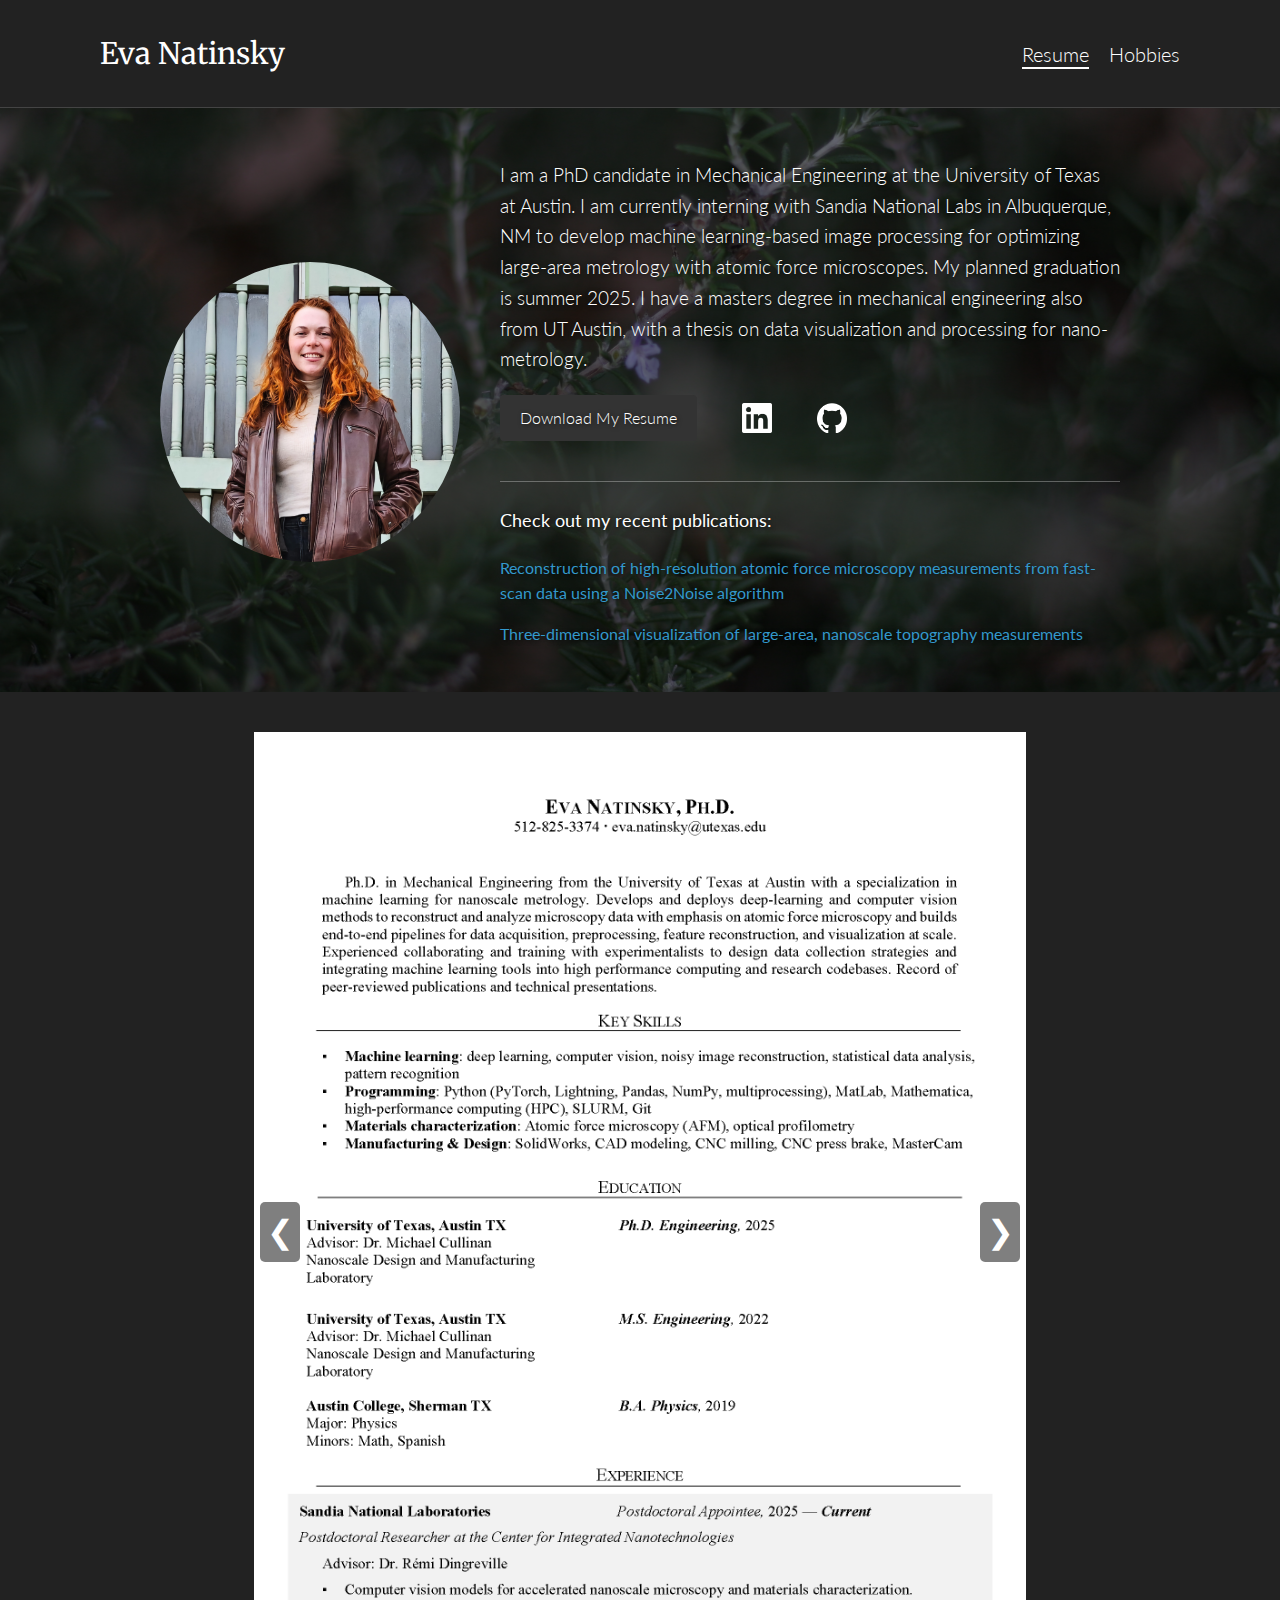
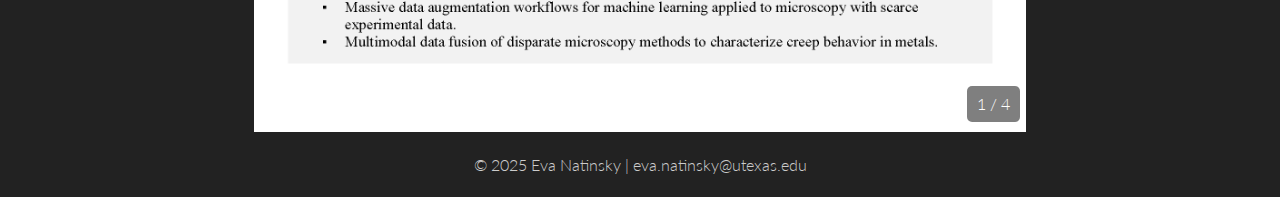
<file: index.html>
<!DOCTYPE html>
<html lang="en">
<head>
  <meta charset="UTF-8" />
  <meta name="viewport" content="width=device-width, initial-scale=1.0" />
  <title>Eva Natinsky - Portfolio</title>
  <link rel="icon" type="image/x-icon" href="favicon.ico">
  <!-- Using Merriweather for header and navigation -->
  <link href="https://fonts.googleapis.com/css?family=Merriweather:400,700" rel="stylesheet" />
  <!-- Lato Light for body text -->
  <link href="https://fonts.googleapis.com/css?family=Lato:300" rel="stylesheet" />
  <link rel="stylesheet" href="css/styles.css">
</head>
<body>
  <!-- Header -->
  <header>
	<div class="container">
	  <div class= "nav-container">
        <div class="logo">Eva Natinsky</div>
<!--		<div class="menu-toggle">&#9776;</div>-->
		  <nav>
			<ul>
			  <li><a href="index.html" class="active">Resume</a></li>
			  <li><a href="hobbies.html">Hobbies</a></li>
			</ul>
		  </nav>
	  </div>
	</div>
  </header>
  
  <!-- Hero Section with Combined Content -->
  <section class="hero">
    <div class="hero-overlay"></div>
    <div class="container hero-content">
      <div class="profile-photo">
        <img src="images/profile.jpg" alt="Profile Photo">
      </div>
      <div class="intro-text">
<!--        <h1>Welcome to My Portfolio</h1>-->
        <p>
          I am a PhD candidate in Mechanical Engineering at the University of Texas at Austin. I am currently interning with Sandia National Labs in Albuquerque, NM to develop machine learning-based image processing for optimizing large-area metrology with atomic force microscopes. My planned graduation is summer 2025. I have a masters degree in mechanical engineering also from UT Austin, with a thesis on data visualization and processing for nano-metrology.
        </p>
		
		<div class="button-container">
			<!-- Resume Button -->	
			<a href="assets/Natinsky_Resume.pdf" class="resume-link" target="_blank">Download My Resume</a>

			<!-- LinkedIn Button -->
			<a href="https://www.linkedin.com/in/eva-natinsky-22874513b/" class="linkedin-button" target="_blank">
				<img src="images/linkedin-icon-white.png" alt="LinkedIn" class="social-icon">
			</a>
			
			<!-- GitHub Button -->
			<a href="https://github.com/evamn97" class="github-button" target="_blank">
				<img src="images/github-mark-white.png" alt="GitHub" class="social-icon">
			</a>
		</div>
		  
		<!-- Publications Section -->
		<div class="publications">
			<p>Check out my recent publications:</p>
			<ul>
				<li><a href="https://doi.org/10.1016/j.measurement.2024.114263" target="_blank">Reconstruction of high-resolution atomic force microscopy measurements from fast-scan data using a Noise2Noise algorithm</a></li>
				<li><a href="https://doi.org/10.1088/1361-6528/ad8165" target="_blank">Three-dimensional visualization of large-area, nanoscale topography measurements</a></li>
			</ul>
		</div>
		  
      </div>
    </div>
  </section>
    
  <!-- Slider Photo Gallery Section -->
  <section id="gallery">
    <div class="container">
      <div class="slider">
        <div class="slides">
			<div class="slide">
				<img src="assets/Natinsky_Resume_Page_1.png" alt="Resume page 1">
				<span class="slide-counter">1 / 4</span>
			</div>
			<div class="slide">
				<img src="assets/Natinsky_Resume_Page_2.png" alt="Resume page 2">
				<span class="slide-counter">2 / 4</span>
			</div>
			<div class="slide">
				<img src="assets/Natinsky_Resume_Page_3.png" alt="Resume page 3">
				<span class="slide-counter">3 / 4</span>
			</div>
      <div class="slide">
        <img src="assets/Natinsky_Resume_Page_4.png" alt="Resume page 4">
        <span class="slide-counter">4 / 4</span>
      </div>
        </div>
        <button class="sprev">&#10094;</button>
        <button class="snext">&#10095;</button>
      </div>
    </div>
  </section>
  
  <!-- Footer -->
  <footer>
    <div class="container">
      <p>&copy; 2025 Eva Natinsky | eva.natinsky@utexas.edu</p>
    </div>
  </footer>
  
  <script>
    // Responsive Menu Toggle
    const menuToggle = document.querySelector('.menu-toggle');
    const navUl = document.querySelector('nav ul');
    menuToggle.addEventListener('click', () => {
      navUl.classList.toggle('active');
    });
  </script>
	
  <script>
  	document.addEventListener("DOMContentLoaded", function () {
      const slides = document.querySelector(".slides");
      const slide = document.querySelectorAll(".slide");
      const prevBtn = document.querySelector(".sprev");
      const nextBtn = document.querySelector(".snext");

      let counter = 0;
      const totalSlides = slide.length;

      function updateSlider() {
          slides.style.transform = `translateX(${-counter * 100}%)`;
      }

      nextBtn.addEventListener("click", () => {
          counter = (counter + 1) % totalSlides;
          updateSlider();
      });

      prevBtn.addEventListener("click", () => {
          counter = (counter - 1 + totalSlides) % totalSlides;
          updateSlider();
      });
  });
</script>

</body>
</html>
</file>
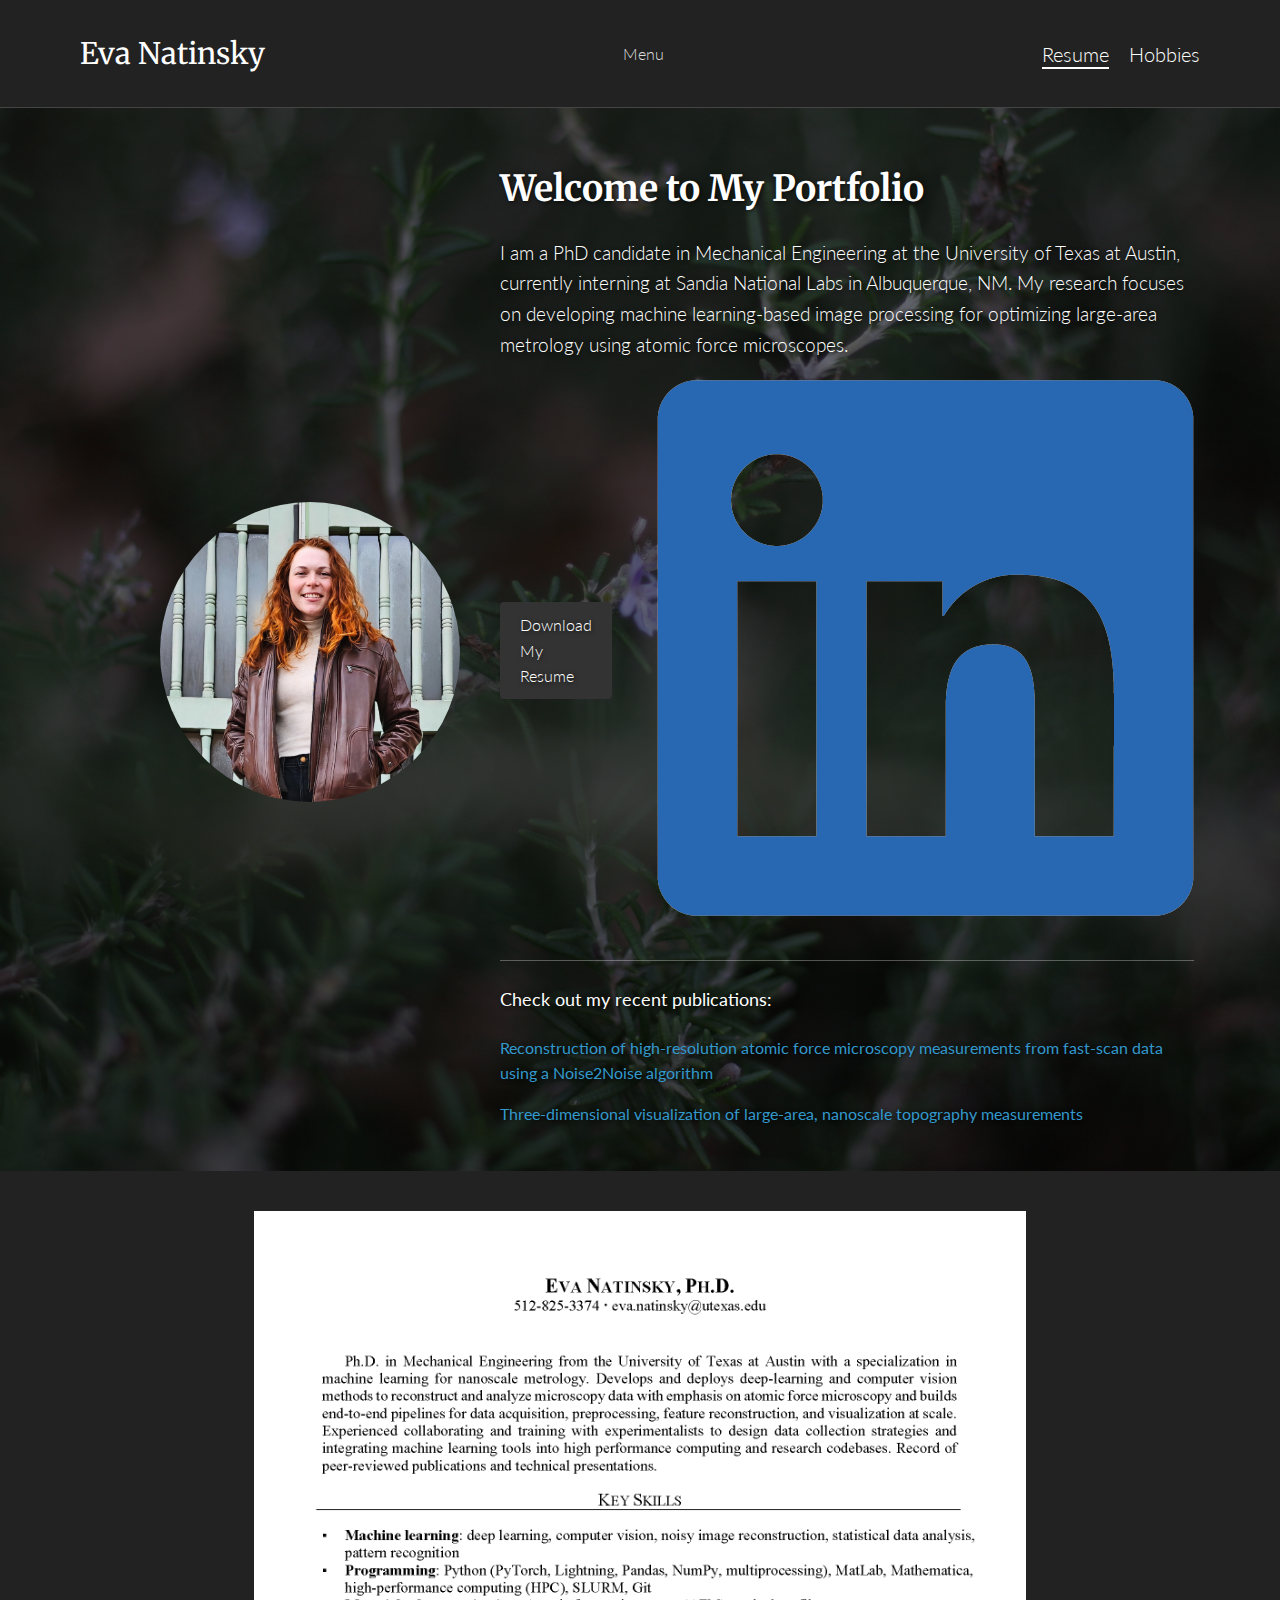
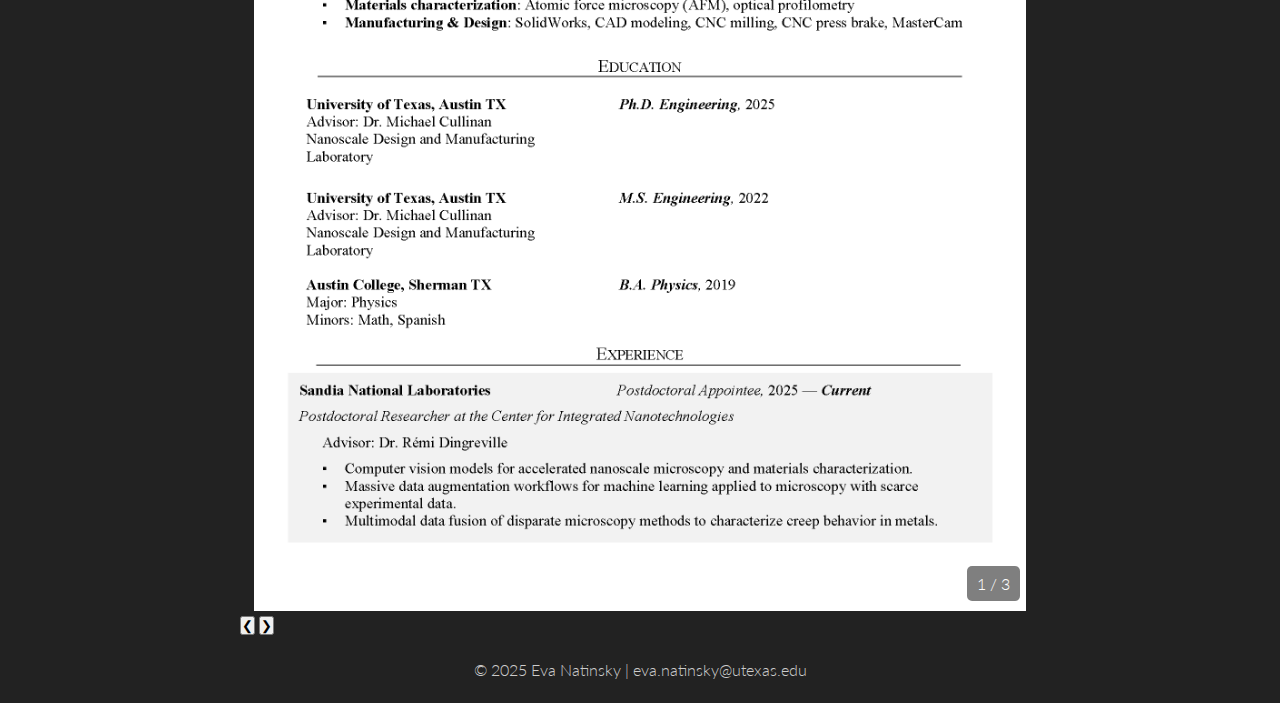
<file: home.html>
<!DOCTYPE html>
<html lang="en">
<head>
  <meta charset="UTF-8" />
  <meta name="viewport" content="width=device-width, initial-scale=1.0" />
  <title>Eva Natinsky - Portfolio</title>
  <!-- Using Merriweather for header and navigation -->
  <link href="https://fonts.googleapis.com/css?family=Merriweather:400,700" rel="stylesheet" />
  <!-- Lato Light for body text -->
  <link href="https://fonts.googleapis.com/css?family=Lato:300" rel="stylesheet" />
  <link rel="stylesheet" href="css/styles.css">
</head>
<body>
  <!-- Header -->
  <header>
    <div class="container nav-container">
      <div class="logo">Eva Natinsky</div>
      <div class="menu-toggle">Menu</div>
      <nav>
        <ul>
          <li><a href="home.html" class="active">Resume</a></li>
          <li><a href="hobbies.html">Hobbies</a></li>
        </ul>
      </nav>
    </div>
  </header>
  
  <!-- Hero Section with Combined Content -->
  <section class="hero">
    <div class="hero-overlay"></div>
    <div class="container hero-content">
      <div class="profile-photo">
        <img src="images/profile.jpg" alt="Profile Photo">
      </div>
      <div class="intro-text">
        <h1>Welcome to My Portfolio</h1>
        <p>
          I am a PhD candidate in Mechanical Engineering at the University of Texas at Austin, currently interning at Sandia National Labs in Albuquerque, NM.
          My research focuses on developing machine learning-based image processing for optimizing large-area metrology using atomic force microscopes.
        </p>
		
		<div class="button-container">
			<!-- Resume Button -->	
			<a href="assets/Natinsky_Resume.pdf" class="resume-link" target="_blank">Download My Resume</a>

			<!-- LinkedIn Button -->
			<a href="https://www.linkedin.com/in/eva-natinsky-22874513b/" class="linkedin-button" target="_blank">
				<img src="images/linkedin-icon.png" alt="LinkedIn" class="linkedin-icon">
			</a>
		</div>
		  
		<!-- Publications Section -->
		<div class="publications">
			<p>Check out my recent publications:</p>
			<ul>
				<li><a href="https://doi.org/10.1016/j.measurement.2024.114263" target="_blank">Reconstruction of high-resolution atomic force microscopy measurements from fast-scan data using a Noise2Noise algorithm</a></li>
				<li><a href="https://doi.org/10.1088/1361-6528/ad8165" target="_blank">Three-dimensional visualization of large-area, nanoscale topography measurements</a></li>
			</ul>
		</div>
		  
      </div>
    </div>
  </section>
    
  <!-- Slider Photo Gallery Section -->
  <section id="gallery">
    <div class="container">
      <div class="slider">
        <div class="slides">
		<div class="slide">
			<img src="assets/Natinsky_Resume_Page_1.png" alt="Resume page 1">
			<span class="slide-counter">1 / 3</span>
		</div>
		<div class="slide">
			<img src="assets/Natinsky_Resume_Page_2.png" alt="Resume page 2">
			<span class="slide-counter">2 / 3</span>
		</div>
		<div class="slide">
			<img src="assets/Natinsky_Resume_Page_3.png" alt="Resume page 3">
			<span class="slide-counter">3 / 3</span>
		</div>
        </div>
        <button class="prev">&#10094;</button>
        <button class="next">&#10095;</button>
      </div>
    </div>
  </section>
  
  <!-- Footer -->
  <footer>
    <div class="container">
      <p>&copy; 2025 Eva Natinsky | eva.natinsky@utexas.edu</p>
    </div>
  </footer>
  
  <script>
    // Responsive Menu Toggle
    const menuToggle = document.querySelector('.menu-toggle');
    const navUl = document.querySelector('nav ul');
    menuToggle.addEventListener('click', () => {
      navUl.classList.toggle('active');
    });
  </script>
	
  <script>
  	document.addEventListener("DOMContentLoaded", function () {
      const slides = document.querySelector(".slides");
      const slide = document.querySelectorAll(".slide");
      const prevBtn = document.querySelector(".prev");
      const nextBtn = document.querySelector(".next");

      let counter = 0;
      const totalSlides = slide.length;

      function updateSlider() {
          slides.style.transform = `translateX(${-counter * 100}%)`;
      }

      nextBtn.addEventListener("click", () => {
          counter = (counter + 1) % totalSlides;
          updateSlider();
      });

      prevBtn.addEventListener("click", () => {
          counter = (counter - 1 + totalSlides) % totalSlides;
          updateSlider();
      });
  });
</script>

</body>
</html>
</file>
<file: css/styles.css>
/* Base Styles */
    * {
      margin: 0;
      padding: 0;
      box-sizing: border-box;
    }
    body {
      background: #222;
      font-family: 'Lato', sans-serif;
      font-weight: 300;
      color: #ddd;
      line-height: 1.6;
    }
    a {
      color: inherit;
      text-decoration: none;
    }
    ul {
      list-style: none;
    }
    
    /* Header & Navigation */
    header {
      background: #222;
      border-bottom: 1px solid #444;
	  padding: 20px 0;
      position: fixed;
      width: 100%;
      top: 0;
      z-index: 1000;
      /* Remove font override so children can set their own */
    }
    .container {
      max-width: 1200px;
      margin: 0 auto;
      padding: 0 20px;
    }
    .nav-container {
    display: flex;
    justify-content: space-between;
    align-items: center;
    padding: 10px 40px;
    }

    .logo {
      font-size: 1.85em;
      /* Use Merriweather for the logo (header title) */
      font-family: 'Merriweather', serif;
      font-weight: 400;
      color: #fff;
    }
    nav ul {
      display: flex;
    }
    nav ul li {
      margin-left: 20px;
    }
    /* Ensure navigation links use Lato Light */
    nav ul li a {
      font-family: 'Lato', sans-serif;
      font-weight: 300;
      color: #fff;
	  font-size: 1.25em;
    }
	/* Underline Active Page */
	nav ul li a.active {
	  color: #fff;
	  text-decoration: underline;
	  text-underline-offset: 5px;
	}

	/* Hover effect: Bold text and underline */
	nav ul li a:hover {
	  color: #bbb;
	  text-decoration: underline;
	  text-underline-offset: 5px;
	}
    
    /* Hero Section with Combined Content */
    .hero {
      background: url('../images/background.jpg') no-repeat center center/cover;
	  min-height: 600px;
      display: flex;
      align-items: center;
      justify-content: center;
      position: relative;
      padding: 160px 20px 20px;
      color: #fff;
      text-shadow: 1px 1px 4px rgba(0,0,0,0.7);
    }
    /* Overlay for better text readability */
    .hero-overlay {
      position: absolute;
      top: 0;
      left: 0;
      width: 100%;
      height: 100%;
      background: rgba(0, 0, 0, 0.5);
      z-index: 1;
    }
    .hero-content {
      position: relative;
      z-index: 2;
      display: flex;
      align-items: center;
      max-width: 1000px;
      width: 100%;
    }
	/* Profile Photo */
    .profile-photo {
      flex: 0 0 200px;
      margin-right: 40px;
    }
    .profile-photo img {
      width: 300px;
      height: auto;
      object-fit: cover;
      border-radius: 50%;
      border: none;
    }
    .intro-text {
      flex: 1;
    }
    .intro-text h1 {
      font-size: 2.25em;
      margin-bottom: 20px;
	  font-family: 'Merriweather', serif;
      /* Optionally, you can leave h1 without forcing a font-family */
    }
    .intro-text p {
      font-size: 1.2em;
      margin-bottom: 20px;
    }

	/* Button Container */
	.button-container {
	  display: flex;
	  align-items: center;
	  gap: 40px; /* Adds spacing between buttons */
	}
    .resume-link {
      display: inline-block;
      padding: 10px 20px;
      background: #333;
      color: #fff;
      border-radius: 4px;
      transition: background 0.3s;
    }
    .resume-link:hover {
      background: #555;
    }

	/* Social Buttons */

	.linkedin-button, .github-button {
	  display: inline-flex;
	  align-items: center;
	  padding: 0px 0px;
	  color: #fff;
	  border-radius: 50%;
/*	  transition: background 0.3s ease-in-out !important;*/
	  font-size: 1em;
	  text-decoration: none;
	  margin-left: 5px; /* Adds spacing between buttons */
	}
	.linkedin-button:hover {
	  background: #0077b5; 
	}
	.github-button:hover {
	  background: linear-gradient(135deg, #3c1e70, #b43cff);
/*	  background: #3c1e70;*/
	}

	/* Social Icon */
	.social-icon {
	  width: 30px;
	  height: auto;
	}


	/* Publications Section */
	.publications {
		margin-top: 40px;
		padding-top: 25px;
		border-top: 1px solid rgba(255, 255, 255, 0.3);
		text-align: left;
		margin-bottom: 25px;
	}

	.publications p {
		font-size: 1.1em;
		font-weight: 400;
		color: #fff;
	}

	.publications ul {
		list-style-type: none;
		padding: 0;
		margin-top: 5px;
	}

	.publications li {
		margin-bottom: 15px;
	}

	.publications a {
		color: #3399cc; /* Light blue color */
		font-weight: 400;
		text-decoration: none;
	}

	.publications a:hover {
		text-decoration: underline;
	}

    
    /* Slider Photo Gallery Section */
    #gallery {
      padding: 40px 0px 0px;
      background: #222;
      color: #ddd;
    }
    .slider {
      position: relative;
      max-width: 800px;
      margin: 0 auto;
      overflow: hidden;
    }
    .slides {
      display: flex;
      transition: transform 0.5s ease-in-out;
    }
    .slide {
      min-width: 100%;
      display: flex;
      justify-content: center;
      align-items: center;
	  position: relative;
    }
    .slide img {
      width: auto;
      max-width: 100%;
      height: auto;
      max-height: 1000px;
      aspect-ratio: 8.5 / 11;
      object-fit: contain;
    }
	.slide-counter {
	  position: absolute;
	  bottom: 10px;
	  right: 20px;
	  background: rgba(0, 0, 0, 0.5); /* Dark background for visibility */
	  color: white;
	  padding: 5px 10px;
	  border-radius: 5px;
	  font-size: 1em;
	  font-family: 'Lato', sans-serif;
	}
    /* Slider Arrow Buttons */
	  .sprev, .snext {
		position: absolute;
		top: 50%; 
		transform: translateY(-50%);
		background: rgba(0, 0, 0, 0.5);
		color: #FFFFFF;
		border: none;
		border-radius: 5px;
		font-size: 2em;
		padding: 10px 20px;
		cursor: pointer;
		z-index: 2;
		width: 40px;
		height: 60px;
		display: flex;
		align-items: center;
		justify-content: center;
	  }

    .sprev {
      left: 20px;
    }
    .snext {
      right: 20px;
    }

    /* Footer */
    footer {
      background: #222;
      color: #ccc;
      text-align: center;
      padding: 20px 0;
    }
    
    /* Responsive Styles */
    @media (max-width: 768px) {

      nav ul.active {
        display: block;
      }
      nav ul li {
        margin: 10px 0px;
        text-align: left;
      }
	  nav ul li a {
	    font-size: 1.1em;
	  }
	  /* Hide Active Page on mobile */
	  nav ul li a.active {
	    display: none;
	  }
	  
	  .logo {
		  font-size: 1.5em;
		  /* Use Merriweather for the logo (header title) */
/*
		  font-family: 'Merriweather', serif;
		  font-weight: 400;
		  color: #fff;
*/
		}
	  /* Make .nav-container full-width and space out items */
	  .nav-container {
		display: flex;               /* ensure it's still flex on mobile */
		justify-content: space-between;
		align-items: right;
		padding: 0;          /* tweak as needed */
		margin: 0;                   /* remove extra margin if needed */
	  }
	  /* .container can simply go 100% wide if you like */
	  .container {
		min-width: 100%;
		margin: 0;
		padding: 10px 30px;
	  }
      .hero-content {
        flex-direction: column;
        text-align: center;
      }
      .profile-photo {
        margin-right: 0;
        margin-bottom: 20px;
      }
      .profile-photo img {
        width: 150px;
        height: 150px;
      }
      .intro-text h1 {
        font-size: 2.5em;
      }
    }
</file>
